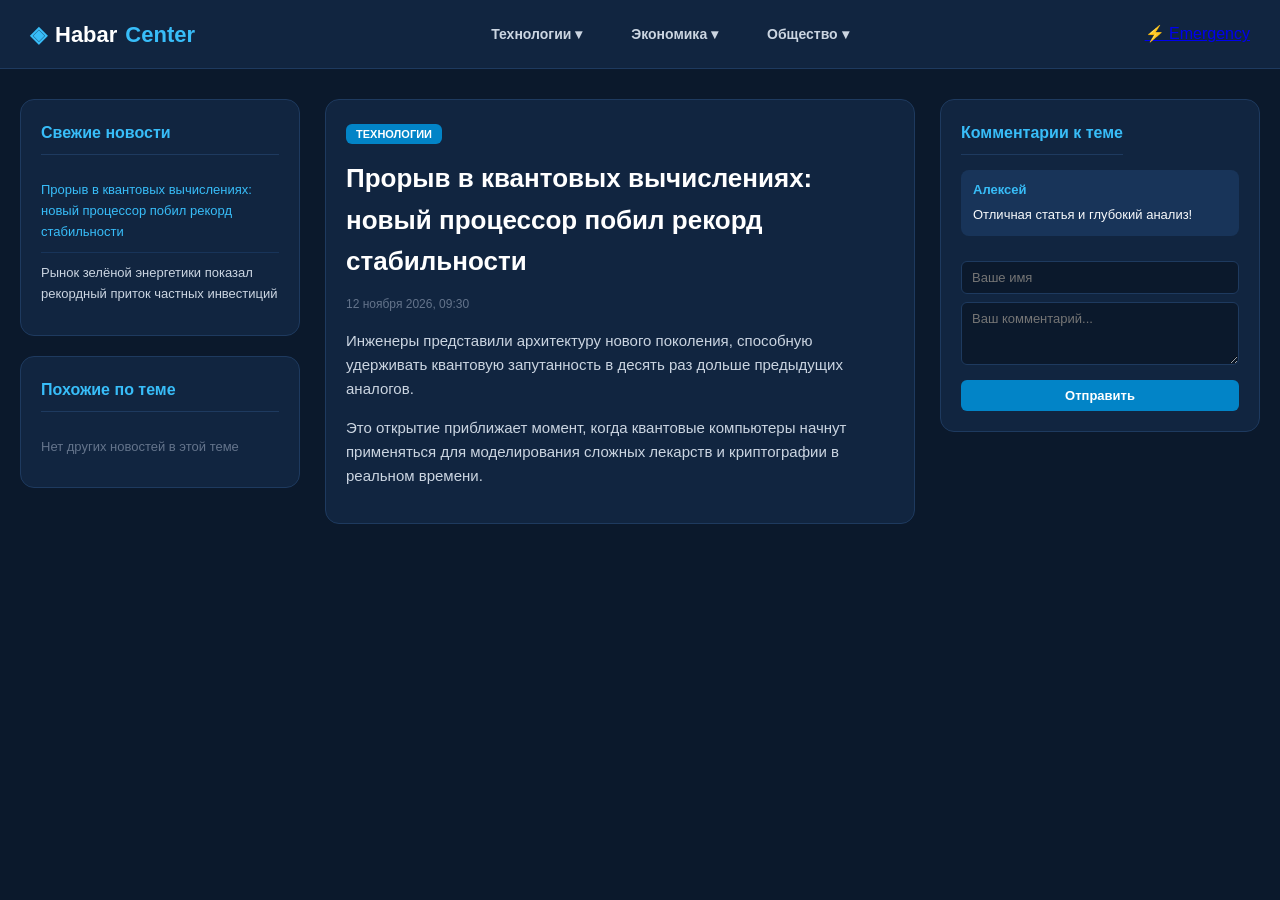
<file: index.html>
<!DOCTYPE html>
<html lang="ru">
<head>
    <meta charset="UTF-8">
    <meta name="viewport" content="width=device-width, initial-scale=1.0">
    <title>HabarCenter — Профессиональный новостной портал</title>
    <meta name="description" content="Оперативные новости технологий, науки, экономики и общества. Актуальные статьи, аналитика и обзоры на портале HabarCenter.">
    <meta property="og:title" content="HabarCenter — Новостной портал">
    <meta property="og:description" content="Последние новости технологий, науки и общества.">
    <meta property="og:type" content="website">
    <link rel="stylesheet" href="css/style.css">
</head>
<body>

    <!-- Бегущая строка свежих новостей (показывается только на мобильных) -->
    <div id="mobile-news-ticker" class="mobile-ticker-bar"></div>

   <!-- Верхнее меню -->
    <header class="top-header">
        <div class="logo" onclick="openNews(newsDatabase[0].id)">
            <span class="logo-icon">◈</span> Habar<span class="logo-accent">Center</span>
        </div>
        <nav class="main-nav">
            <ul class="menu">
                <li class="menu-item">
                    <a href="#" class="menu-parent-link" data-cat="tech" data-title="Технологии">Технологии ▾</a>
                    <ul class="submenu">
                        <li><a href="#" onclick="openCategoryFeed('tech', 'Технологии / ИИ')">Искусственный интеллект</a></li>
                        <li><a href="#" onclick="openCategoryFeed('tech', 'Технологии / Гаджеты')">Гаджеты и железо</a></li>
                        <li><a href="#" onclick="openCategoryFeed('tech', 'Технологии / Космос')">Космос и наука</a></li>
                    </ul>
                </li>
                <li class="menu-item">
                    <a href="#" class="menu-parent-link" data-cat="economy" data-title="Экономика">Экономика ▾</a>
                    <ul class="submenu">
                        <li><a href="#" onclick="openCategoryFeed('economy', 'Экономика / Финансы')">Финансы и рынки</a></li>
                        <li><a href="#" onclick="openCategoryFeed('economy', 'Экономика / Бизнес')">Бизнес и стартапы</a></li>
                    </ul>
                </li>
                <li class="menu-item">
                    <a href="#" class="menu-parent-link" data-cat="society" data-title="Общество">Общество ▾</a>
                    <ul class="submenu">
                        <li><a href="#" onclick="openCategoryFeed('society', 'Общество / Среда')">Городская среда</a></li>
                        <li><a href="#" onclick="openCategoryFeed('society', 'Общество / Культура')">Культура и спорт</a></li>
                    </ul>
                </li>
            </ul>
        </nav>
<!-- Кнопка Emergency в админку -->
        <a href="admin.html" class="emergency-admin-btn">⚡ Emergency</a>
    
    </header>
    <!-- Основная сетка сайта -->
    <div class="container">
        
        <!-- Левая колонка: Свежие + Похожие -->
        <aside class="left-sidebar">
            <div class="sidebar-block fresh-news-block">
                <h3 class="block-title">Свежие новости</h3>
                <ul id="fresh-news-list" class="news-list"></ul>
            </div>

            <div class="sidebar-block related-news-block">
                <h3 class="block-title">Похожие по теме</h3>
                <ul id="related-news-list" class="news-list"></ul>
            </div>
        </aside>

        <!-- Центральная часть: Текущая новость -->
        <main class="main-content">
            <article id="article-container" class="article-box">
                <span id="article-category" class="badge">Категория</span>
                <h1 id="article-title">Заголовок новости</h1>
                <div id="article-date" class="article-meta">Дата публикации</div>
                <div id="article-body" class="article-text"></div>
            </article>
        </main>

        <!-- Правая колонка: На ПК — обычная колонка; на мобильных — всплывающее окно чата -->
        <aside id="comments-sidebar" class="right-sidebar">
            <div class="comments-widget">
                <div class="comments-header-row">
                    <h3 class="block-title">Комментарии к теме</h3>
                    <button id="mobile-chat-close" class="mobile-chat-close" type="button">&times;</button>
                </div>
                <div id="comments-list" class="comments-list"></div>
                <form id="comment-form" class="comment-form">
                    <input type="text" id="comment-author" placeholder="Ваше имя" required>
                    <textarea id="comment-text" placeholder="Ваш комментарий..." rows="3" required></textarea>
                    <button type="submit">Отправить</button>
                </form>
            </div>
        </aside>

    </div>

    <!-- Боковая плавающая кнопка комментариев (показывается только на мобильных) -->
    <button id="mobile-chat-fab" class="mobile-chat-fab" type="button" title="Комментарии">
        💬
    </button>

    <script src="js/script.js"></script>
</body>
</html>
</file>
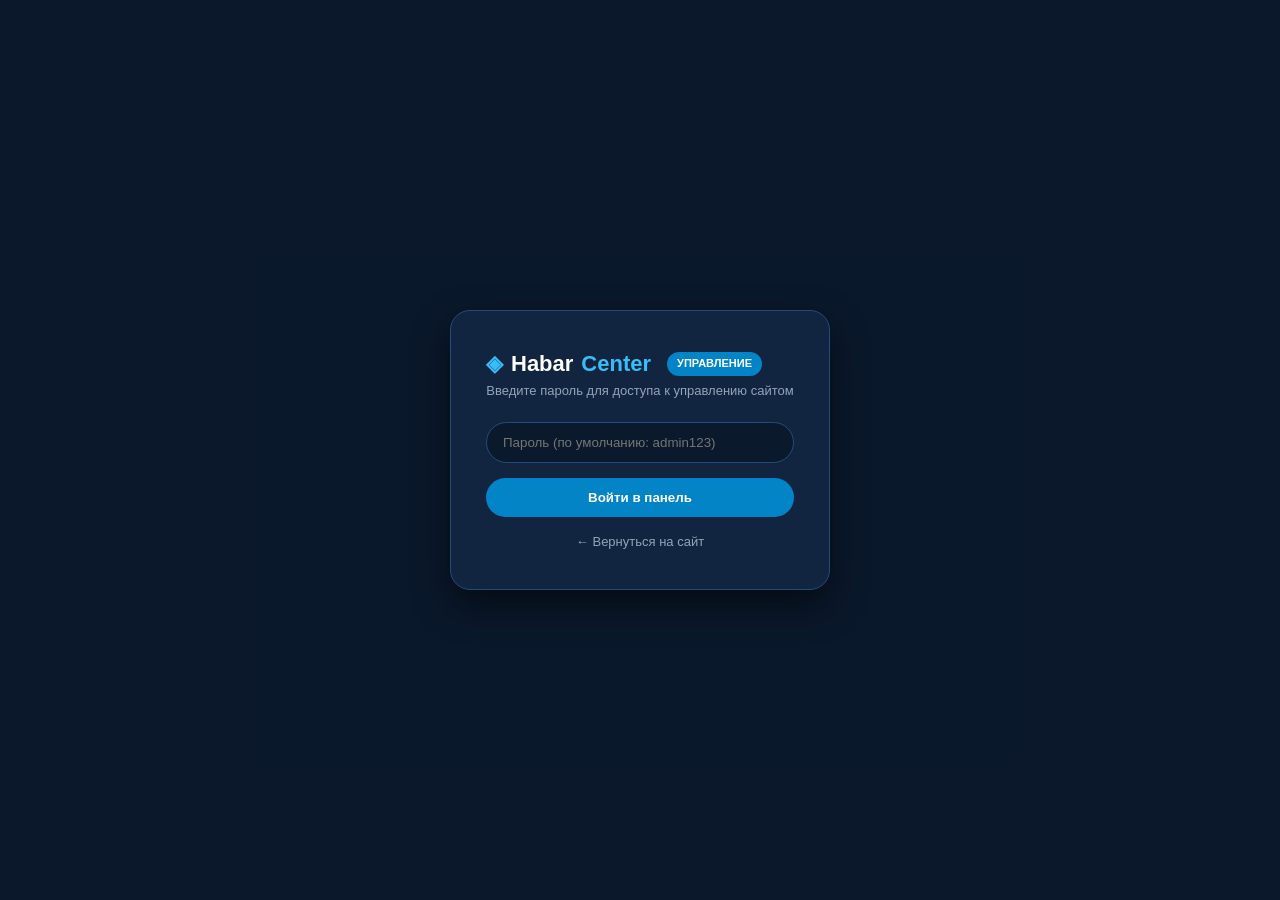
<file: admin.html>
<!DOCTYPE html>
<html lang="ru">
<head>
    <meta charset="UTF-8">
    <meta name="viewport" content="width=device-width, initial-scale=1.0">
    <title>Админ-панель — Habarcenter</title>
    <link rel="stylesheet" href="css/style.css">
    <link rel="stylesheet" href="css/admin.css">
</head>
<body>

    <!-- Экран входа по паролю -->
    <div id="login-screen" class="login-overlay">
        <div class="login-box">
            <div class="logo">
                <span class="logo-icon">◈</span> Habar<span class="logo-accent">Center</span> <span class="admin-badge">УПРАВЛЕНИЕ</span>
            </div>
            <p style="font-size: 13px; color: #94a3b8; margin-bottom: 20px;">Введите пароль для доступа к управлению сайтом</p>
            <input type="password" id="admin-password" placeholder="Пароль (по умолчанию: admin123)">
            <button id="login-btn">Войти в панель</button>
            <p id="login-error" style="color: #f87171; font-size: 13px; margin-top: 10px; display: none;">Неверный пароль</p>
            <a href="index.html" class="back-link">← Вернуться на сайт</a>
        </div>
    </div>

    <!-- Основной интерфейс админки -->
    <div id="admin-panel" style="display: none;">
        <header class="top-header">
            <div class="logo">Habarcenter <span class="admin-badge">УПРАВЛЕНИЕ</span></div>
            <div class="admin-nav-actions">
                <a href="index.html" target="_blank" class="btn-outline">Открыть сайт ↗</a>
                <button id="export-btn" class="btn-outline" title="Скачать готовый код базы для хостинга">Экспорт базы</button>
                <button id="logout-btn" class="btn-danger">Выйти</button>
            </div>
        </header>

        <div class="admin-container">
            
            <!-- Левая часть: Умный редактор -->
            <section class="editor-section">
                <div class="sidebar-block">
                    <div class="editor-header-row">
                        <h2 id="editor-mode-title" class="block-title" style="border:none; margin:0;">Создать новую статью</h2>
                        <button id="reset-form-btn" class="btn-small" style="display: none;">+ Новая статья</button>
                    </div>

                    <form id="news-editor-form">
                        <input type="hidden" id="edit-news-id">

                        <div class="form-row">
                            <div class="form-group" style="flex: 2;">
                                <label>Заголовок новости</label>
                                <input type="text" id="news-title" placeholder="Введите громкий заголовок..." required>
                            </div>
                            <div class="form-group" style="flex: 1;">
                                <label>Рубрика и подпункт</label>
                                <select id="news-category">
                                    <option value="tech" data-category="tech" data-name="Технологии / ИИ">Технологии ➔ Искусственный интеллект</option>
                                    <option value="tech" data-category="tech" data-name="Технологии / Гаджеты">Технологии ➔ Гаджеты и железо</option>
                                    <option value="tech" data-category="tech" data-name="Технологии / Космос">Технологии ➔ Космос и наука</option>
                                    <option value="economy" data-category="economy" data-name="Экономика / Финансы">Экономика ➔ Финансы и рынки</option>
                                    <option value="economy" data-category="economy" data-name="Экономика / Бизнес">Экономика ➔ Бизнес и стартапы</option>
                                    <option value="society" data-category="society" data-name="Общество / Среда">Общество ➔ Городская среда</option>
                                    <option value="society" data-category="society" data-name="Общество / Культура">Общество ➔ Культура и спорт</option>
                                </select>
                            </div>
                        </div>

                        <!-- Панель инструментов умного редактора -->
                        <label>Текст статьи (Умный редактор)</label>
                        <div class="smart-toolbar">
                            <button type="button" data-cmd="bold" title="Жирный"><b>B</b></button>
                            <button type="button" data-cmd="italic" title="Курсив"><i>I</i></button>
                            <button type="button" data-cmd="underline" title="Подчеркнутый"><u>U</u></button>
                            <span class="toolbar-sep"></span>
                            <button type="button" data-cmd="formatBlock" data-val="H2" title="Подзаголовок">H2</button>
                            <button type="button" data-cmd="formatBlock" data-val="BLOCKQUOTE" title="Цитата">❝ Цитата</button>
                            <span class="toolbar-sep"></span>
                            <!-- Цвет текста -->
                            <div class="toolbar-group">
                                <label title="Цвет текста" style="font-size:11px; color:#94a3b8; display:inline-block; margin-right:2px;">Цвет:</label>
                                <input type="color" id="font-color-picker" value="#38bdf8" title="Выбрать цвет текста">
                            </div>
                            <!-- Размер текста -->
                            <div class="toolbar-group">
                                <select id="font-size-select" title="Размер текста" style="background:#112540; color:#e2e8f0; border:1px solid #254b7c; border-radius:6px; padding:3px 6px; font-size:12px; outline:none;">
                                    <option value="3">Обычный</option>
                                    <option value="2">Маленький</option>
                                    <option value="4">Крупный</option>
                                    <option value="5">Заголовок</option>
                                    <option value="6">Огромный</option>
                                </select>
                            </div>
                            <span class="toolbar-sep"></span>
                            <button type="button" data-cmd="insertUnorderedList" title="Маркированный список">• Список</button>
                            <button type="button" data-cmd="insertOrderedList" title="Нумерованный список">1. Список</button>
                            <span class="toolbar-sep"></span>
                            <button type="button" id="insert-link-btn" title="Вставить ссылку">🔗 Ссылка</button>
                            <!-- Вставка картинок -->
                            <button type="button" id="insert-img-url-btn" title="Вставить картинку по URL">🖼️ URL</button>
                            <button type="button" id="insert-img-file-btn" title="Загрузить картинку с компьютера">📁 С ПК</button>
                            <input type="file" id="hidden-img-file-input" accept="image/*" style="display: none;">
                            <button type="button" data-cmd="removeFormat" title="Очистить форматирование">🧹 Очистить</button>
                        </div>

                        <!-- Панель изменения размера выбранной картинки (появляется при клике на фото) -->
                        <div id="img-resize-panel" class="toolbar-group" style="display: none; margin-top: 8px; align-items: center; gap: 6px; background: #183459; padding: 6px 12px; border-radius: 10px; border: 1px solid #254b7c;">
                            <span style="font-size:12px; color:#38bdf8; font-weight:600;">Размер фото в тексте:</span>
                            <button type="button" class="img-size-btn" data-size="25">25%</button>
                            <button type="button" class="img-size-btn" data-size="50">50%</button>
                            <button type="button" class="img-size-btn" data-size="75">75%</button>
                            <button type="button" class="img-size-btn" data-size="100">100%</button>
                        </div>

                        <!-- Рабочая область редактора -->
                        <div id="smart-editor" class="smart-editor-area" contenteditable="true" data-placeholder="Начните писать текст новости здесь..."></div>

                        <!-- Счетчик слов и времени чтения -->
                        <div class="editor-stats">
                            <span id="word-count">Слов: 0</span>
                            <span id="read-time">Время чтения: ~1 мин</span>
                        </div>

                        <button type="submit" class="btn-publish">Опубликовать новость</button>
                    </form>
                </div>
            </section>

            <!-- Правая часть: Список всех статей и модерация -->
            <aside class="admin-sidebar">
                <div class="sidebar-block">
                    <h3 class="block-title">Опубликованные статьи (<span id="total-news-count">0</span>)</h3>
                    <div id="admin-news-list" class="admin-news-list"></div>
                </div>

                <div class="sidebar-block">
                    <h3 class="block-title">Последние комментарии</h3>
                    <div id="admin-comments-list" class="admin-comments-list"></div>
                </div>
            </aside>

        </div>
    </div>

    <!-- Модальное окно для экспорта кода -->
    <div id="export-modal" class="login-overlay" style="display: none;">
        <div class="login-box" style="max-width: 600px; text-align: left;">
            <h3 class="block-title">Экспорт базы для хостинга</h3>
            <p style="font-size: 13px; color: #cbd5e1; margin-bottom: 10px;">Скопируй этот код и замени им блок <code>defaultNews</code> в файле <code>js/script.js</code>:</p>
            <textarea id="export-code-area" rows="10" style="width:100%; background:#0b192c; color:#38bdf8; border:1px solid #254b7c; border-radius:10px; padding:10px; font-family:monospace; font-size:12px;"></textarea>
            <div style="display:flex; gap:10px; margin-top:15px;">
                <button id="copy-export-btn" class="btn-publish" style="margin:0;">Скопировать код</button>
                <button id="close-export-btn" class="btn-outline" style="width:100%;">Закрыть</button>
            </div>
        </div>
    </div>

    <script src="js/admin.js"></script>
</body>
</html>
</file>
<file: css/style.css>
/* --- ОСНОВНЫЕ СТИЛИ ПОРТАЛА HABARCENTER --- */
* {
    box-sizing: border-box;
    margin: 0;
    padding: 0;
    font-family: -apple-system, BlinkMacSystemFont, "Segoe UI", Roboto, Helvetica, Arial, sans-serif;
}

body {
    background-color: #0b192c;
    color: #f8fafc;
    line-height: 1.6;
}

/* Верхняя шапка и меню */
.top-header {
    background-color: #112540;
    border-bottom: 1px solid #1e3a5f;
    padding: 15px 30px;
    display: flex;
    justify-content: space-between;
    align-items: center;
    position: sticky;
    top: 0;
    z-index: 1000;
}

.logo {
    font-size: 22px;
    font-weight: 800;
    color: #ffffff;
    cursor: pointer;
    display: flex;
    align-items: center;
    gap: 8px;
}

.logo-icon {
    color: #38bdf8;
}

.logo-accent {
    color: #38bdf8;
}

.menu {
    list-style: none;
    display: flex;
    gap: 25px;
}

.menu-item {
    position: relative;
}

.menu-item > a {
    color: #cbd5e1;
    text-decoration: none;
    font-weight: 600;
    font-size: 14px;
    padding: 8px 12px;
    display: block;
    transition: color 0.2s;
}

.menu-item > a:hover {
    color: #38bdf8;
}

.submenu {
    list-style: none;
    position: absolute;
    top: 100%;
    left: 0;
    background-color: #112540;
    border: 1px solid #1e3a5f;
    border-radius: 8px;
    box-shadow: 0 10px 25px rgba(0,0,0,0.5);
    min-width: 200px;
    opacity: 0;
    visibility: hidden;
    transform: translateY(10px);
    transition: all 0.2s ease;
    padding: 8px 0;
}

.menu-item:hover .submenu {
    opacity: 1;
    visibility: visible;
    transform: translateY(0);
}

.submenu li a {
    color: #94a3b8;
    text-decoration: none;
    padding: 8px 16px;
    display: block;
    font-size: 13px;
    transition: background 0.2s, color 0.2s;
}

.submenu li a:hover {
    background-color: #183459;
    color: #ffffff;
}

/* Основная сетка (3 колонки на ПК) */
.container {
    max-width: 1400px;
    margin: 30px auto;
    padding: 0 20px;
    display: grid;
    grid-template-columns: 280px 1fr 320px;
    gap: 25px;
    align-items: start;
}

/* Сайдбары и блоки */
.sidebar-block, .article-box, .comments-widget {
    background-color: #112540;
    border: 1px solid #1e3a5f;
    border-radius: 14px;
    padding: 20px;
    margin-bottom: 20px;
}

.block-title {
    font-size: 16px;
    font-weight: 700;
    color: #38bdf8;
    margin-bottom: 15px;
    border-bottom: 1px solid #1e3a5f;
    padding-bottom: 8px;
}

.news-list {
    list-style: none;
}

.news-list li {
    font-size: 13px;
    color: #cbd5e1;
    padding: 10px 0;
    border-bottom: 1px solid #183459;
    cursor: pointer;
    transition: color 0.2s;
}

.news-list li:last-child {
    border-bottom: none;
}

.news-list li:hover, .news-list li.active {
    color: #38bdf8;
}

/* Центральная статья */
.article-box h1 {
    font-size: 26px;
    color: #ffffff;
    margin: 12px 0;
}

.badge {
    background-color: #0284c7;
    color: #ffffff;
    padding: 4px 10px;
    border-radius: 6px;
    font-size: 11px;
    font-weight: 700;
    text-transform: uppercase;
}

.article-meta {
    font-size: 12px;
    color: #64748b;
    margin-bottom: 15px;
}

.article-text {
    color: #cbd5e1;
    font-size: 15px;
}

.article-text p {
    margin-bottom: 15px;
}

/* Комментарии */
.comments-list {
    max-height: 250px;
    overflow-y: auto;
    margin-bottom: 15px;
}

.comment-item {
    background-color: #183459;
    padding: 10px 12px;
    border-radius: 8px;
    margin-bottom: 10px;
    font-size: 13px;
}

.comment-author {
    font-weight: 700;
    color: #38bdf8;
    margin-bottom: 4px;
}

.comment-form input, .comment-form textarea {
    width: 100%;
    background-color: #0b192c;
    border: 1px solid #1e3a5f;
    border-radius: 6px;
    padding: 8px 10px;
    color: #ffffff;
    font-size: 13px;
    margin-bottom: 8px;
}

.comment-form button {
    background-color: #0284c7;
    color: #ffffff;
    border: none;
    border-radius: 6px;
    padding: 8px 14px;
    font-size: 13px;
    font-weight: 600;
    cursor: pointer;
    width: 100%;
}

.comment-form button:hover {
    background-color: #0369a1;
}

/* --- МОБИЛЬНЫЕ СТИЛИ (СКРЫТЫ НА ПК) --- */
.mobile-ticker-bar,
.mobile-chat-fab,
.mobile-chat-close {
    display: none;
}

.comments-header-row {
    display: flex;
    justify-content: space-between;
    align-items: center;
}

@media (max-width: 768px) {
    .mobile-ticker-bar {
        display: block;
        background-color: #091424;
        border-bottom: 1px solid #1e3a5f;
        overflow: hidden;
        white-space: nowrap;
        padding: 8px 0;
        font-size: 12px;
        color: #38bdf8;
    }

    .mobile-ticker-track {
        display: inline-block;
        white-space: nowrap;
        animation: mobileTickerAnim 28s linear infinite;
    }

    .mobile-ticker-item {
        display: inline-block;
        padding: 0 24px;
        cursor: pointer;
    }

    @keyframes mobileTickerAnim {
        0% { transform: translateX(0); }
        100% { transform: translateX(-50%); }
    }

    .top-header {
        flex-direction: column;
        padding: 12px 15px;
        gap: 12px;
    }

    .menu {
        flex-wrap: wrap;
        justify-content: center;
        gap: 8px;
    }

    .menu-item > a {
        padding: 8px 14px;
        font-size: 12px;
    }

    .menu-item:hover .submenu {
        opacity: 0;
        visibility: hidden;
        display: none;
    }

    .menu-item.open .submenu {
        display: block;
        position: static;
        opacity: 1;
        visibility: visible;
        transform: none;
        margin-top: 6px;
        box-shadow: none;
    }

    .container {
        grid-template-columns: 1fr;
        padding: 0 12px;
        margin: 15px auto;
    }

    .related-news-block {
        display: none !important;
    }

    .mobile-chat-fab {
        display: flex;
        align-items: center;
        justify-content: center;
        position: fixed;
        right: 80px;
        bottom: 20px;
        width: 54px;
        height: 54px;
        border-radius: 50%;
        background-color: #0284c7;
        color: #ffffff;
        font-size: 24px;
        border: 2px solid #38bdf8;
        box-shadow: 0 8px 24px rgba(2, 132, 199, 0.5);
        cursor: pointer;
        z-index: 9998;
    }

    .right-sidebar {
        display: none;
        position: fixed;
        right: 16px;
        bottom: 84px;
        width: calc(100% - 24px);
        max-width: 360px;
        z-index: 9999;
    }

        .right-sidebar {
        display: none;
        position: fixed;
        left: 50%;
        bottom: 90px;
        transform: translateX(-50%);
        width: calc(100% - 24px);
        max-width: 380px;
        z-index: 9999;
    }

    .right-sidebar.chat-open {
        display: block;
        animation: slideUpChat 0.25s ease;
    }

    @keyframes slideUpChat {
        from { opacity: 0; transform: translate(-50%, 15px); }
        to { opacity: 1; transform: translate(-50%, 0); }
    }


    .comments-widget {
        border: 1px solid #38bdf8;
        box-shadow: 0 12px 32px rgba(0, 0, 0, 0.7);
    }

        .mobile-chat-fab {
        display: flex;
        align-items: center;
        justify-content: center;
        position: fixed;
        right: 70px; /* Сдвинули левее от правого края */
        bottom: 24px; /* Чуть приподняли от низа */
        width: 54px;
        height: 54px;
        border-radius: 50%;
        background-color: #0284c7;
        color: #ffffff;
        font-size: 24px;
        border: 2px solid #38bdf8;
        box-shadow: 0 8px 24px rgba(2, 132, 199, 0.5);
        cursor: pointer;
        z-index: 9998;
    }

    }
}
/* --- КНОПКА EMERGENCY (АДМИНКА) --- */
.emergency-admin-btn {
    display: inline-flex;
    align-items: center;
    gap: 6px;
    background: rgba(239, 68, 68, 0.15);
    color: #f87171;
    border: 1px solid rgba(239, 68, 68, 0.5);
    padding: 8px 16px;
    border-radius: 50px;
    font-size: 13px;
    font-weight: 700;
    text-decoration: none;
    transition: all 0.25s ease;
    box-shadow: 0 0 10px rgba(239, 68, 68, 0.2);
    outline: none; /* Убирает стандартную рамку фокуса браузера */
}

.emergency-admin-btn:hover {
    background: #ef4444;
    color: #ffffff;
    border-color: #f87171;
    box-shadow: 0 0 20px rgba(239, 68, 68, 0.6), inset 0 0 8px rgba(255, 255, 255, 0.3);
    transform: translateY(-1px);
}

.emergency-admin-btn:focus, 
.emergency-admin-btn:active {
    outline: none !important;
    box-shadow: 0 0 10px rgba(239, 68, 68, 0.2) !important; /* Фиксирует красивое неоновое свечение вместо резкой рамки */
}
</file>
<file: css/admin.css>
.admin-badge {
    font-size: 11px;
    background: #0284c7;
    color: #fff;
    padding: 3px 10px;
    border-radius: 50px;
    vertical-align: middle;
    margin-left: 8px;
}

.admin-nav-actions {
    display: flex;
    gap: 12px;
    align-items: center;
}

.btn-outline, .btn-danger, .btn-small {
    padding: 8px 18px;
    border-radius: 50px;
    font-size: 13px;
    font-weight: 600;
    cursor: pointer;
    text-decoration: none;
    transition: all 0.2s;
}

.btn-outline {
    background: #183459;
    color: #e2e8f0;
    border: 1px solid #254b7c;
}

.btn-outline:hover {
    border-color: #38bdf8;
    color: #38bdf8;
}

.btn-danger {
    background: rgba(239, 68, 68, 0.15);
    color: #f87171;
    border: 1px solid rgba(239, 68, 68, 0.4);
}

.btn-danger:hover {
    background: #ef4444;
    color: #fff;
}

.btn-small {
    padding: 5px 14px;
    font-size: 12px;
    background: #0284c7;
    color: #fff;
    border: none;
}

/* Экран входа */
.login-overlay {
    position: fixed;
    inset: 0;
    background: rgba(11, 25, 44, 0.95);
    display: flex;
    justify-content: center;
    align-items: center;
    z-index: 2000;
}

.login-box {
    background: #112540;
    border: 1px solid #254b7c;
    border-radius: 20px;
    padding: 35px;
    width: 100%;
    max-width: 380px;
    text-align: center;
    box-shadow: 0 15px 35px rgba(0,0,0,0.5);
}

.login-box input {
    width: 100%;
    padding: 12px 16px;
    background: #0b192c;
    border: 1px solid #254b7c;
    border-radius: 50px;
    color: #fff;
    margin-bottom: 15px;
    outline: none;
}

.login-box input:focus {
    border-color: #38bdf8;
}

.login-box button {
    width: 100%;
    padding: 12px;
    background: #0284c7;
    color: #fff;
    border: none;
    border-radius: 50px;
    font-weight: 600;
    cursor: pointer;
}

.back-link {
    display: inline-block;
    margin-top: 15px;
    font-size: 13px;
    color: #94a3b8;
    text-decoration: none;
}

/* Сетка админки */
.admin-container {
    max-width: 1400px;
    margin: 25px auto;
    padding: 0 20px;
    display: grid;
    grid-template-columns: 1fr 380px;
    gap: 25px;
    align-items: start;
}

.editor-header-row {
    display: flex;
    justify-content: space-between;
    align-items: center;
    border-bottom: 1px solid #1e3a5f;
    padding-bottom: 12px;
    margin-bottom: 20px;
}

.form-row {
    display: flex;
    gap: 15px;
    margin-bottom: 15px;
}

.form-group label, #news-editor-form > label {
    display: block;
    font-size: 13px;
    font-weight: 600;
    color: #94a3b8;
    margin-bottom: 6px;
}

.form-group input, .form-group select {
    width: 100%;
    padding: 11px 16px;
    background: #0b192c;
    border: 1px solid #254b7c;
    border-radius: 12px;
    color: #fff;
    font-size: 14px;
    outline: none;
}

.form-group input:focus, .form-group select:focus {
    border-color: #38bdf8;
}

/* Панель инструментов умного редактора */
.smart-toolbar {
    display: flex;
    flex-wrap: wrap;
    gap: 6px;
    background: #183459;
    padding: 8px 12px;
    border-radius: 14px 14px 0 0;
    border: 1px solid #254b7c;
    border-bottom: none;
    align-items: center;
}

.smart-toolbar button {
    background: #112540;
    color: #e2e8f0;
    border: 1px solid #254b7c;
    border-radius: 8px;
    padding: 6px 12px;
    font-size: 13px;
    cursor: pointer;
    transition: all 0.15s;
}

.smart-toolbar button:hover {
    background: #0284c7;
    color: #fff;
    border-color: #38bdf8;
}

.toolbar-sep {
    width: 1px;
    height: 20px;
    background: #254b7c;
    margin: 0 4px;
}
/* [СТРОКА 195] Стили для выделения и изменения размера картинок в редакторе */
.smart-editor-area img {
    max-width: 100%;
    border-radius: 12px;
    margin: 10px 0;
    cursor: pointer;
    transition: outline 0.15s ease;
}

.smart-editor-area img.selected-image {
    outline: 3px solid #38bdf8;
    box-shadow: 0 0 15px rgba(56, 189, 248, 0.4);
}

.img-size-btn {
    background: #0284c7 !important;
    color: #fff !important;
    border: none !important;
    padding: 2px 6px !important;
    font-size: 11px !important;
    border-radius: 4px !important;
    cursor: pointer;
}

.img-size-btn:hover {
    background: #0369a1 !important;
}
/* Поле ввода текста редактора */
.smart-editor-area {
    min-height: 320px;
    max-height: 550px;
    overflow-y: auto;
    background: #0b192c;
    border: 1px solid #254b7c;
    border-radius: 0 0 14px 14px;
    padding: 20px;
    color: #f8fafc;
    font-size: 15px;
    line-height: 1.7;
    outline: none;
}

.smart-editor-area:focus {
    border-color: #38bdf8;
}

.smart-editor-area:empty:before {
    content: attr(data-placeholder);
    color: #475569;
    pointer-events: none;
}

.smart-editor-area h2 {
    color: #38bdf8;
    margin: 15px 0 8px;
    font-size: 20px;
}

.smart-editor-area blockquote {
    border-left: 3px solid #38bdf8;
    background: #112540;
    padding: 10px 15px;
    margin: 12px 0;
    border-radius: 0 10px 10px 0;
    font-style: italic;
    color: #cbd5e1;
}

.smart-editor-area ul, .smart-editor-area ol {
    padding-left: 25px;
    margin: 10px 0;
}

.smart-editor-area img {
    max-width: 100%;
    border-radius: 12px;
    margin: 10px 0;
}

.editor-stats {
    display: flex;
    justify-content: space-between;
    font-size: 12px;
    color: #64748b;
    margin: 8px 4px 18px;
}

.btn-publish {
    width: 100%;
    padding: 13px;
    background: #0284c7;
    color: #fff;
    border: none;
    border-radius: 50px;
    font-size: 15px;
    font-weight: 700;
    cursor: pointer;
    transition: background 0.2s;
}

.btn-publish:hover {
    background: #0369a1;
}

/* Список статей в админке */
.admin-news-list, .admin-comments-list {
    max-height: 360px;
    overflow-y: auto;
}

.admin-news-item {
    background: #183459;
    padding: 12px;
    border-radius: 12px;
    margin-bottom: 10px;
}

.admin-news-item-title {
    font-size: 13px;
    font-weight: 600;
    color: #f8fafc;
    margin-bottom: 6px;
}

.admin-news-meta {
    display: flex;
    justify-content: space-between;
    align-items: center;
    font-size: 11px;
    color: #94a3b8;
}

.item-actions button {
    background: none;
    border: none;
    cursor: pointer;
    font-size: 12px;
    margin-left: 8px;
    font-weight: 600;
}

.edit-btn { color: #38bdf8; }
.delete-btn { color: #f87171; }
/* [СТРОКА 180] Стили для выбора цвета и мини-групп в панели */
.toolbar-group {
    display: inline-flex;
    align-items: center;
    gap: 4px;
    background: #112540;
    padding: 3px 8px;
    border: 1px solid #254b7c;
    border-radius: 8px;
}

#font-color-picker {
    -webkit-appearance: none;
    border: none;
    width: 22px;
    height: 22px;
    border-radius: 50%;
    cursor: pointer;
    background: none;
}

#font-color-picker::-webkit-color-swatch-wrapper {
    padding: 0;
}

#font-color-picker::-webkit-color-swatch {
    border: 1px solid #38bdf8;
    border-radius: 50%;
}
/* --- АДАПТИВНОСТЬ АДМИН-ПАНЕЛИ --- */
@media (max-width: 960px) {
    .admin-container {
        grid-template-columns: 1fr; /* Редактор сверху, список статей снизу */
    }

    .form-row {
        flex-direction: column; /* Поля заголовка и рубрики друг под другом */
        gap: 12px;
    }
}

@media (max-width: 600px) {
    .admin-nav-actions {
        flex-wrap: wrap;
        justify-content: center;
    }

    .smart-toolbar {
        gap: 4px;
        padding: 8px;
    }

    .smart-toolbar button {
        padding: 5px 8px;
        font-size: 12px;
    }
}
</file>
